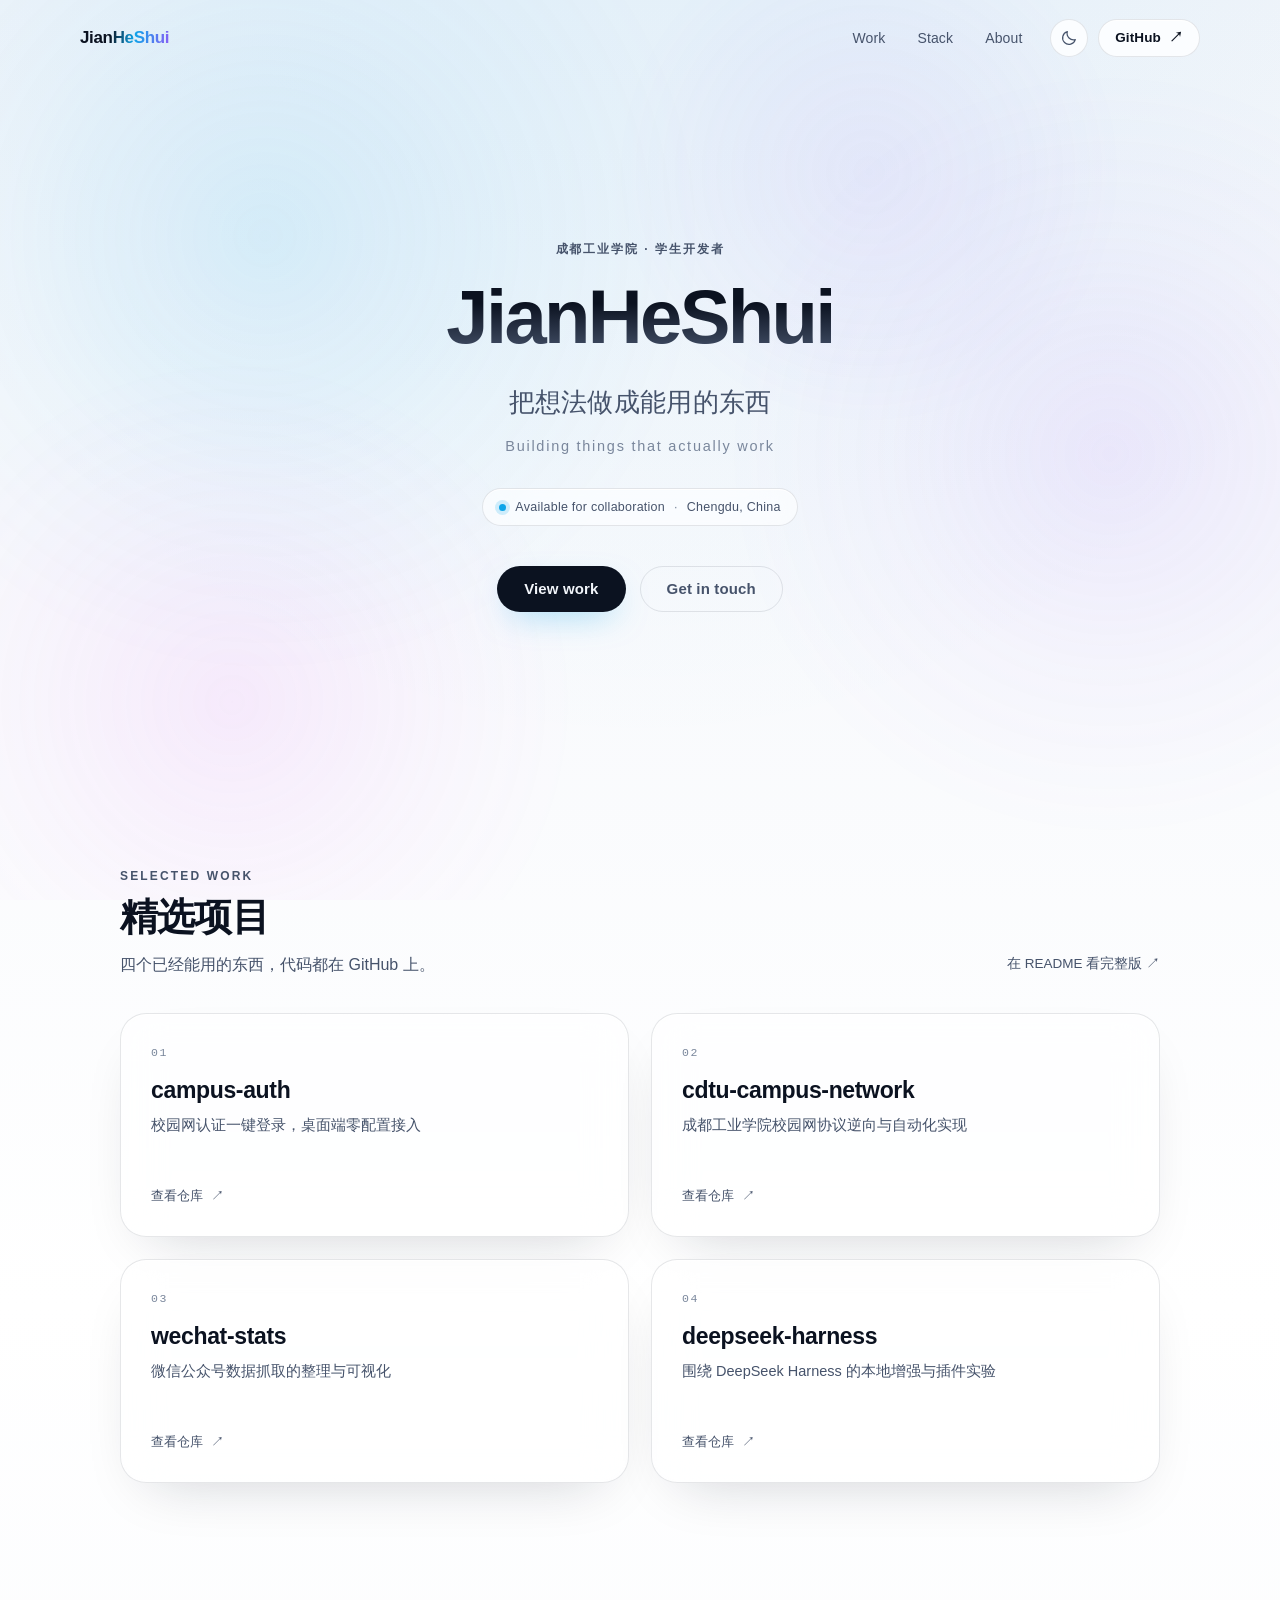
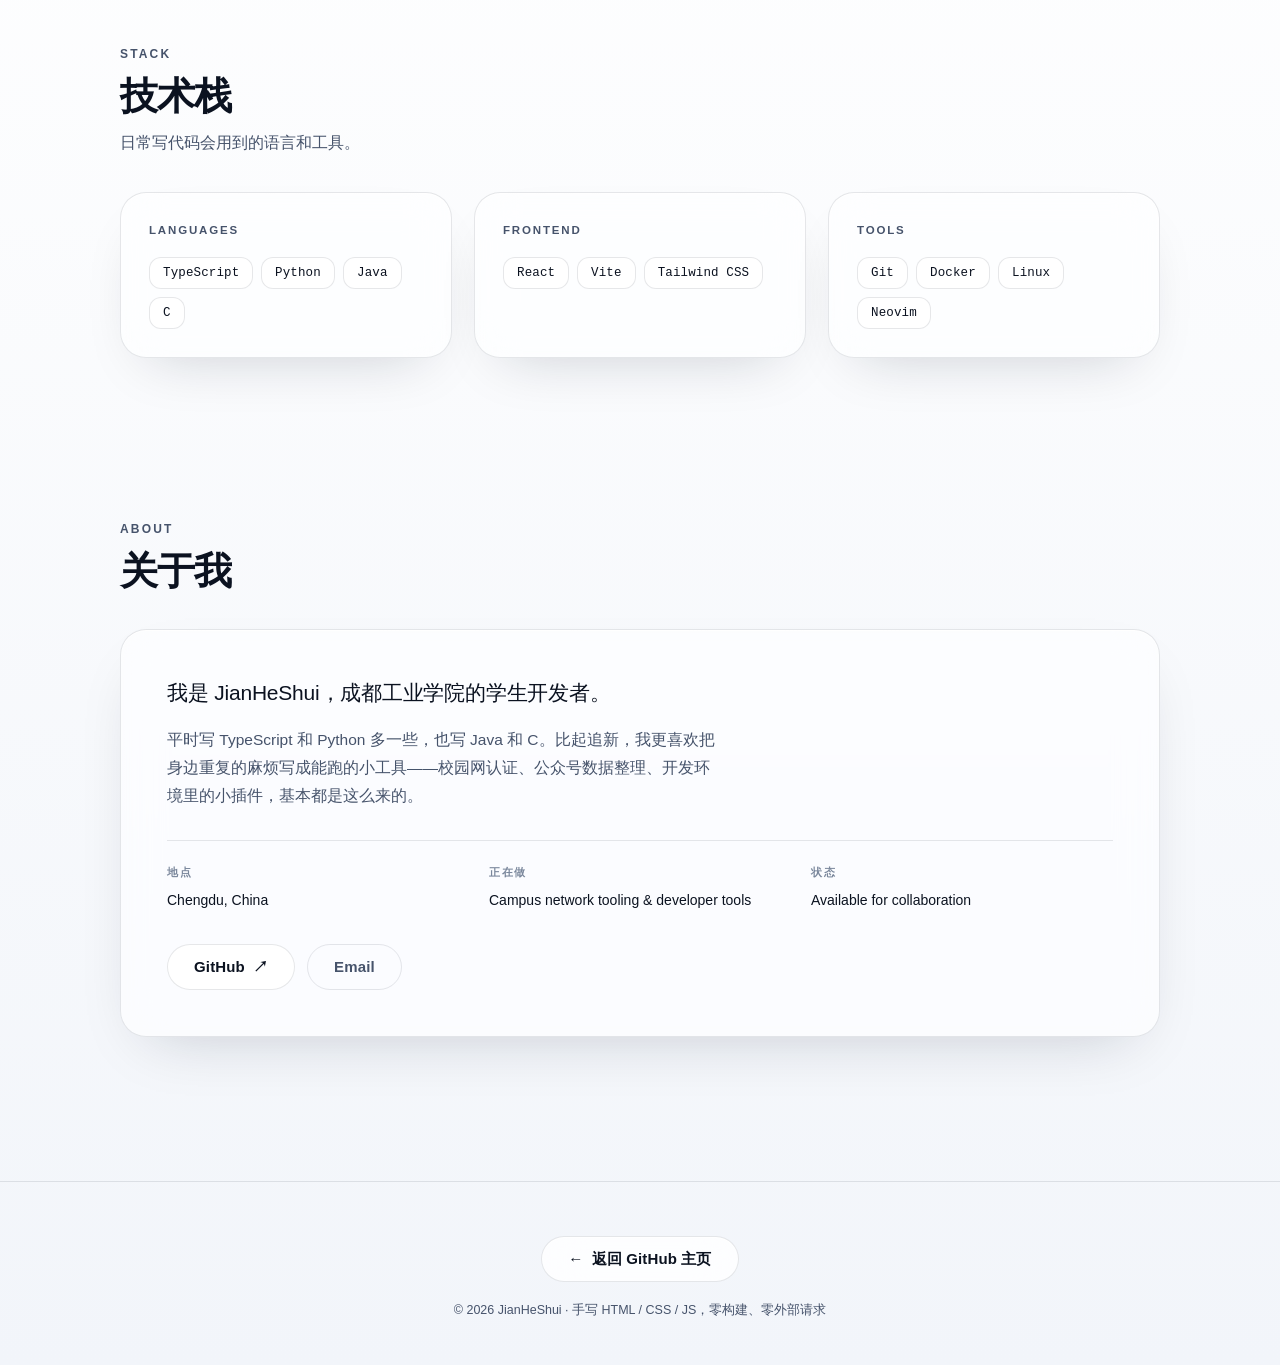
<file: docs/index.html>
<!DOCTYPE html>
<html lang="zh-CN">
<head>
<meta charset="utf-8">
<meta name="viewport" content="width=device-width, initial-scale=1">
<title>JianHeShui · 学生开发者</title>
<meta name="description" content="JianHeShui — 成都工业学院学生开发者。把想法做成能用的东西：校园网工具、开发者工具与数据可视化。">
<meta name="color-scheme" content="dark light">
<meta name="theme-color" content="#05060A" media="(prefers-color-scheme: dark)">
<meta name="theme-color" content="#F2F5FA" media="(prefers-color-scheme: light)">
<meta property="og:type" content="website">
<meta property="og:title" content="JianHeShui · 学生开发者">
<meta property="og:description" content="把想法做成能用的东西 · Building things that actually work">
<link rel="icon" href="data:image/svg+xml,%3Csvg xmlns='http://www.w3.org/2000/svg' viewBox='0 0 32 32'%3E%3Cdefs%3E%3ClinearGradient id='g' x1='0' y1='0' x2='1' y2='1'%3E%3Cstop offset='0' stop-color='%237DD3FC'/%3E%3Cstop offset='1' stop-color='%23A78BFA'/%3E%3C/linearGradient%3E%3C/defs%3E%3Crect width='32' height='32' rx='8' fill='%2305060A'/%3E%3Ccircle cx='16' cy='16' r='7.5' fill='none' stroke='url(%23g)' stroke-width='2.4'/%3E%3C/svg%3E">
<script>
  /* 主题预置：在样式表解析前把用户手动选择过的主题挂到 <html> 上，避免刷新时闪一下。
     这段只读 localStorage，不渲染任何内容；JS 不可用时页面完全依赖 prefers-color-scheme。 */
  (function () {
    var d = document.documentElement;
    d.className += ' js';
    try {
      var t = localStorage.getItem('theme');
      if (t === 'light' || t === 'dark') { d.setAttribute('data-theme', t); }
    } catch (e) {}
  })();
</script>
<link rel="stylesheet" href="style.css">
</head>
<body>

<!-- 背景：深色渐变之上几团极慢漂移的彩色光斑（纯 CSS，无 JS、无图片） -->
<div class="aurora" aria-hidden="true">
  <span class="blob blob--a"></span>
  <span class="blob blob--b"></span>
  <span class="blob blob--c"></span>
  <span class="blob blob--d"></span>
</div>

<a class="skip-link" href="#main">跳到主要内容</a>

<header class="nav" id="nav">
  <div class="nav__inner">
    <a class="brand" href="#top">JianHeShui</a>
    <nav class="nav__links" aria-label="页面导航">
      <a href="#work">Work</a>
      <a href="#stack">Stack</a>
      <a href="#about">About</a>
    </nav>
    <div class="nav__actions">
      <button class="theme-toggle" id="theme-toggle" type="button" aria-label="切换深浅主题" title="切换深浅主题">
        <svg class="icon icon--sun" viewBox="0 0 24 24" width="18" height="18" fill="none" stroke="currentColor" stroke-width="1.6" stroke-linecap="round" aria-hidden="true" focusable="false">
          <circle cx="12" cy="12" r="4.2"></circle>
          <path d="M12 2.6v2.2M12 19.2v2.2M2.6 12h2.2M19.2 12h2.2M5.4 5.4l1.6 1.6M17 17l1.6 1.6M18.6 5.4L17 7M7 17l-1.6 1.6"></path>
        </svg>
        <svg class="icon icon--moon" viewBox="0 0 24 24" width="18" height="18" fill="none" stroke="currentColor" stroke-width="1.6" stroke-linecap="round" stroke-linejoin="round" aria-hidden="true" focusable="false">
          <path d="M20.4 14.2A8.6 8.6 0 0 1 9.8 3.6a8.6 8.6 0 1 0 10.6 10.6Z"></path>
        </svg>
      </button>
      <a class="btn btn--glass btn--sm" href="https://github.com/JianHeShui" target="_blank" rel="noopener noreferrer">GitHub <span class="arrow" aria-hidden="true">↗</span></a>
    </div>
  </div>
</header>

<main id="main">

  <section class="hero" id="top" aria-labelledby="hero-title">
    <p class="eyebrow hero__eyebrow">成都工业学院 · 学生开发者</p>
    <h1 class="hero__name" id="hero-title" lang="en">JianHeShui</h1>
    <p class="hero__tagline">把想法做成能用的东西</p>
    <p class="hero__tagline-en" lang="en">Building things that actually work</p>
    <p class="status" lang="en">
      <span class="status__dot" aria-hidden="true"></span>
      <span>Available for collaboration</span>
      <span class="status__sep" aria-hidden="true">·</span>
      <span>Chengdu, China</span>
    </p>
    <div class="hero__ctas">
      <a class="btn btn--primary" href="#work">View work</a>
      <a class="btn btn--ghost" href="mailto:318305628+JianHeShui@users.noreply.github.com">Get in touch</a>
    </div>
  </section>

  <section class="section" id="work" aria-labelledby="work-title">
    <div class="wrap">
      <div class="section__head" data-reveal>
        <div class="section__head-text">
          <p class="eyebrow">Selected work</p>
          <h2 class="section__title" id="work-title">精选项目</h2>
          <p class="section__desc">四个已经能用的东西，代码都在 GitHub 上。</p>
        </div>
        <a class="more-link" href="https://github.com/JianHeShui#readme" target="_blank" rel="noopener noreferrer">在 README 看完整版 <span class="arrow" aria-hidden="true">↗</span></a>
      </div>

      <div class="projects">
        <article class="card project" data-reveal>
          <div class="project__body">
            <span class="project__num" aria-hidden="true">01</span>
            <h3 class="project__name" lang="en">campus-auth</h3>
            <p class="project__desc">校园网认证一键登录，桌面端零配置接入</p>
          </div>
          <a class="project__link" href="https://github.com/JianHeShui/campus-auth" target="_blank" rel="noopener noreferrer">
            <span>查看仓库</span><span class="arrow" aria-hidden="true">↗</span>
          </a>
        </article>

        <article class="card project" data-reveal>
          <div class="project__body">
            <span class="project__num" aria-hidden="true">02</span>
            <h3 class="project__name" lang="en">cdtu-campus-network</h3>
            <p class="project__desc">成都工业学院校园网协议逆向与自动化实现</p>
          </div>
          <a class="project__link" href="https://github.com/JianHeShui/cdtu-campus-network" target="_blank" rel="noopener noreferrer">
            <span>查看仓库</span><span class="arrow" aria-hidden="true">↗</span>
          </a>
        </article>

        <article class="card project" data-reveal>
          <div class="project__body">
            <span class="project__num" aria-hidden="true">03</span>
            <h3 class="project__name" lang="en">wechat-stats</h3>
            <p class="project__desc">微信公众号数据抓取的整理与可视化</p>
          </div>
          <a class="project__link" href="https://github.com/JianHeShui/wechat-stats" target="_blank" rel="noopener noreferrer">
            <span>查看仓库</span><span class="arrow" aria-hidden="true">↗</span>
          </a>
        </article>

        <article class="card project" data-reveal>
          <div class="project__body">
            <span class="project__num" aria-hidden="true">04</span>
            <h3 class="project__name" lang="en">deepseek-harness</h3>
            <p class="project__desc">围绕 DeepSeek Harness 的本地增强与插件实验</p>
          </div>
          <a class="project__link" href="https://github.com/JianHeShui/deepseek-harness" target="_blank" rel="noopener noreferrer">
            <span>查看仓库</span><span class="arrow" aria-hidden="true">↗</span>
          </a>
        </article>
      </div>
    </div>
  </section>

  <section class="section" id="stack" aria-labelledby="stack-title">
    <div class="wrap">
      <div class="section__head" data-reveal>
        <div class="section__head-text">
          <p class="eyebrow">Stack</p>
          <h2 class="section__title" id="stack-title">技术栈</h2>
          <p class="section__desc">日常写代码会用到的语言和工具。</p>
        </div>
      </div>

      <div class="stack">
        <div class="card stack__group" data-reveal>
          <h3 class="stack__name" lang="en">Languages</h3>
          <ul class="chips">
            <li class="chip" lang="en">TypeScript</li>
            <li class="chip" lang="en">Python</li>
            <li class="chip" lang="en">Java</li>
            <li class="chip" lang="en">C</li>
          </ul>
        </div>

        <div class="card stack__group" data-reveal>
          <h3 class="stack__name" lang="en">Frontend</h3>
          <ul class="chips">
            <li class="chip" lang="en">React</li>
            <li class="chip" lang="en">Vite</li>
            <li class="chip" lang="en">Tailwind CSS</li>
          </ul>
        </div>

        <div class="card stack__group" data-reveal>
          <h3 class="stack__name" lang="en">Tools</h3>
          <ul class="chips">
            <li class="chip" lang="en">Git</li>
            <li class="chip" lang="en">Docker</li>
            <li class="chip" lang="en">Linux</li>
            <li class="chip" lang="en">Neovim</li>
          </ul>
        </div>
      </div>
    </div>
  </section>

  <section class="section" id="about" aria-labelledby="about-title">
    <div class="wrap">
      <div class="section__head" data-reveal>
        <div class="section__head-text">
          <p class="eyebrow">About</p>
          <h2 class="section__title" id="about-title">关于我</h2>
        </div>
      </div>

      <div class="card about__card" data-reveal>
        <p class="about__lede">我是 JianHeShui，成都工业学院的学生开发者。</p>
        <p class="about__text">平时写 TypeScript 和 Python 多一些，也写 Java 和 C。比起追新，我更喜欢把身边重复的麻烦写成能跑的小工具——校园网认证、公众号数据整理、开发环境里的小插件，基本都是这么来的。</p>
        <dl class="facts">
          <div class="fact">
            <dt>地点</dt>
            <dd lang="en">Chengdu, China</dd>
          </div>
          <div class="fact">
            <dt>正在做</dt>
            <dd lang="en">Campus network tooling &amp; developer tools</dd>
          </div>
          <div class="fact">
            <dt>状态</dt>
            <dd lang="en">Available for collaboration</dd>
          </div>
        </dl>
        <div class="about__actions">
          <a class="btn btn--glass" href="https://github.com/JianHeShui" target="_blank" rel="noopener noreferrer">GitHub <span class="arrow" aria-hidden="true">↗</span></a>
          <a class="btn btn--ghost" href="mailto:318305628+JianHeShui@users.noreply.github.com">Email</a>
        </div>
      </div>
    </div>
  </section>

</main>

<footer class="footer">
  <div class="wrap footer__inner">
    <a class="btn btn--glass" href="https://github.com/JianHeShui" target="_blank" rel="noopener noreferrer"><span class="arrow arrow--back" aria-hidden="true">←</span> 返回 GitHub 主页</a>
    <p class="footer__meta">© <span id="year">2026</span> JianHeShui · 手写 HTML / CSS / JS，零构建、零外部请求</p>
  </div>
</footer>

<script src="main.js" defer></script>
</body>
</html>
</file>
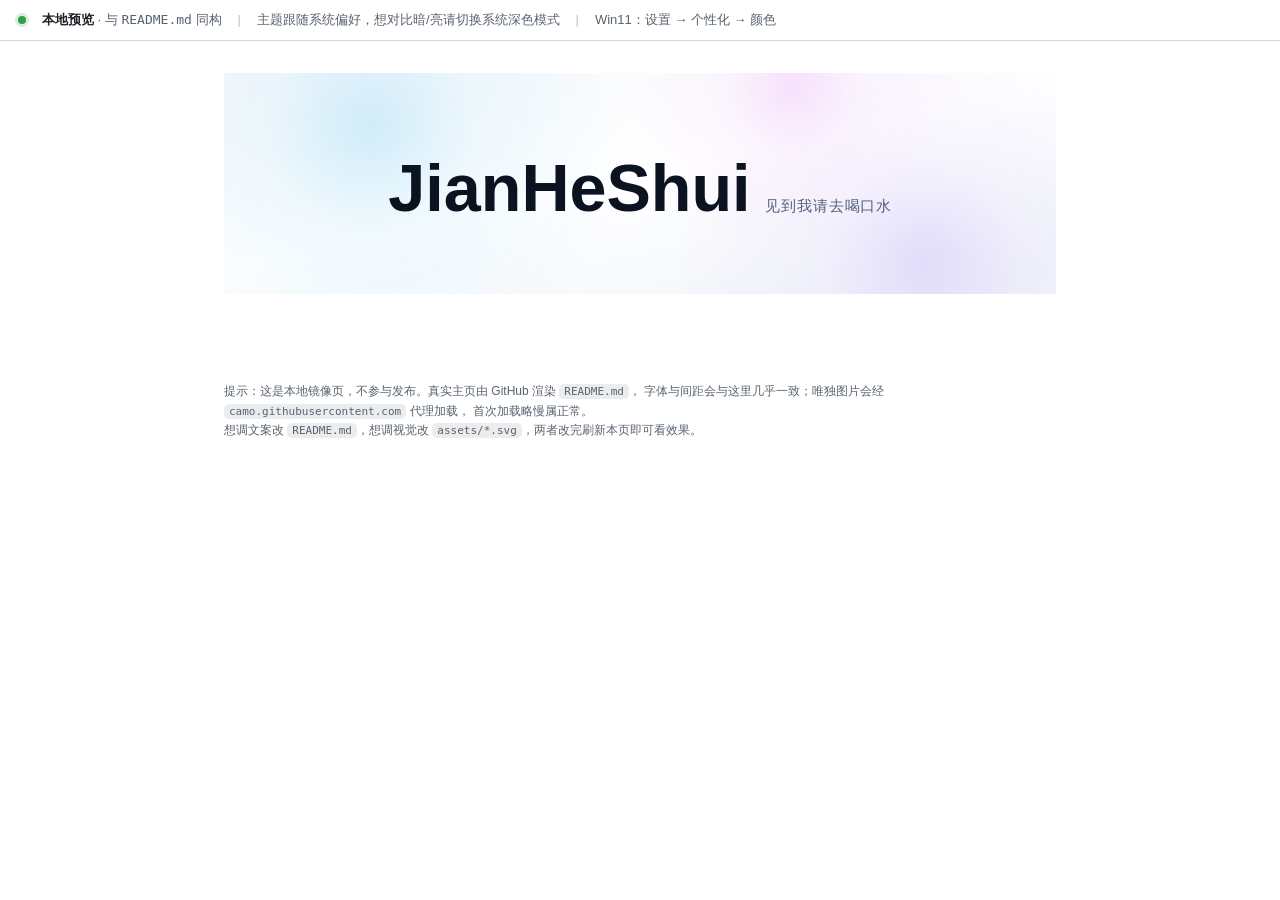
<file: preview/index.html>
<!DOCTYPE html>
<html lang="zh-CN">
<head>
<meta charset="UTF-8" />
<meta name="viewport" content="width=device-width, initial-scale=1" />
<title>主页预览 · JianHeShui</title>
<style>
  /* 近似 GitHub README 的排版环境，用于在本地判断「push 后长什么样」 */
  :root {
    --bg: #ffffff;
    --fg: #1f2328;
    --fg-muted: #59636e;
    --link: #0969da;
    --border: #d1d9e0;
    --toolbar-bg: rgba(255, 255, 255, 0.88);
    --font: -apple-system, BlinkMacSystemFont, "Segoe UI", "Noto Sans", "PingFang SC",
      "Hiragino Sans GB", "Microsoft YaHei", Helvetica, Arial, sans-serif;
    --mono: ui-monospace, SFMono-Regular, "SF Mono", Menlo, Consolas, monospace;
  }
  @media (prefers-color-scheme: dark) {
    :root {
      --bg: #0d1117;
      --fg: #e6edf3;
      --fg-muted: #9198a1;
      --link: #4493f8;
      --border: #3d444d;
      --toolbar-bg: rgba(13, 17, 23, 0.88);
    }
  }

  * { box-sizing: border-box; }
  html, body { margin: 0; padding: 0; }
  body {
    background: var(--bg);
    color: var(--fg);
    font-family: var(--font);
    font-size: 16px;
    line-height: 1.5;
    -webkit-font-smoothing: antialiased;
  }

  /* 顶部工具条 —— 只在本地预览出现，不属于主页 */
  .toolbar {
    position: sticky;
    top: 0;
    z-index: 10;
    display: flex;
    flex-wrap: wrap;
    align-items: center;
    gap: 10px 16px;
    padding: 10px 18px;
    font-size: 13px;
    color: var(--fg-muted);
    background: var(--toolbar-bg);
    backdrop-filter: blur(14px) saturate(160%);
    -webkit-backdrop-filter: blur(14px) saturate(160%);
    border-bottom: 1px solid var(--border);
  }
  .toolbar .dot {
    width: 8px; height: 8px; border-radius: 50%;
    background: #2ea043;
    box-shadow: 0 0 0 3px rgba(46, 160, 67, 0.18);
    flex: 0 0 auto;
  }
  .toolbar b { color: var(--fg); font-weight: 600; }
  .toolbar .sep { opacity: 0.4; }
  .toolbar kbd {
    font-family: var(--mono);
    font-size: 11px;
    padding: 2px 6px;
    border: 1px solid var(--border);
    border-bottom-width: 2px;
    border-radius: 6px;
    color: var(--fg);
  }

  /* 模拟 GitHub 的 README 容器 */
  .markdown-body {
    max-width: 880px;
    margin: 0 auto;
    padding: 32px 24px 72px;
    font-family: var(--font);
    font-size: 16px;
    line-height: 1.5;
    word-wrap: break-word;
  }
  .markdown-body > :first-child { margin-top: 0 !important; }
  .markdown-body p { margin: 0 0 16px; }
  .markdown-body ul { margin: 0 0 16px; padding-left: 2em; }
  .markdown-body li { margin: 0.25em 0; }
  .markdown-body li + li { margin-top: 4px; }
  .markdown-body a { color: var(--link); text-decoration: none; }
  .markdown-body a:hover { text-decoration: underline; }
  .markdown-body b, .markdown-body strong { font-weight: 600; }
  .markdown-body br { display: block; content: ""; margin-top: 8px; }

  /* 关键：与 GitHub 一致地把 SVG 当作块级 100% 宽图片 */
  .markdown-body img {
    max-width: 100%;
    width: 100%;
    display: block;
    border-style: none;
    margin: 0;
  }
  .markdown-body > img { margin: 16px 0; }
  .markdown-body > div[align="center"] > img { width: 100%; }
  .markdown-body > div[align="center"] { margin: 0 0 16px; }

  .markdown-body [align="center"] { text-align: center; }
  .markdown-body p[align="center"] { margin: 28px 0 8px; }

  /* 页脚提示 */
  .foot-note {
    max-width: 880px;
    margin: 0 auto;
    padding: 0 24px 48px;
    font-size: 12px;
    line-height: 1.6;
    color: var(--fg-muted);
  }
  .foot-note code {
    font-family: var(--mono);
    font-size: 11px;
    padding: 1px 5px;
    border-radius: 5px;
    background: rgba(129, 139, 152, 0.16);
  }
  @media (max-width: 720px) {
    .markdown-body { padding: 20px 14px 48px; }
    .foot-note { padding: 0 14px 40px; }
  }
</style>
</head>
<body>

<div class="toolbar">
  <span class="dot"></span>
  <span><b>本地预览</b> · 与 <code>README.md</code> 同构</span>
  <span class="sep">|</span>
  <span>主题跟随系统偏好，想对比暗/亮请切换系统深色模式</span>
  <span class="sep">|</span>
  <span>Win11：设置 → 个性化 → 颜色</span>
</div>

<!-- ↓↓↓ 以下内容与 README.md 逐块一一对应，改 README 时请同步 ↓↓↓ -->
<div class="markdown-body">

  <img src="../assets/hero-minimal.svg" width="100%" alt="JianHeShui" />

</div>
<!-- ↑↑↑ 以上为预览内容 ↑↑↑ -->

<div class="foot-note">
  提示：这是本地镜像页，不参与发布。真实主页由 GitHub 渲染 <code>README.md</code>，
  字体与间距会与这里几乎一致；唯独图片会经 <code>camo.githubusercontent.com</code> 代理加载，
  首次加载略慢属正常。<br />
  想调文案改 <code>README.md</code>，想调视觉改 <code>assets/*.svg</code>，两者改完刷新本页即可看效果。
</div>

</body>
</html>
</file>
<file: docs/style.css>
/* ============================================================================
   JianHeShui · GitHub Pages
   ----------------------------------------------------------------------------
   纯原生 CSS，零外部依赖（无字体、无图片、无 CDN）。
   视觉 token 严格对齐 DESIGN.md §3：暗色为默认，亮色由 prefers-color-scheme 覆盖；
   另有一层手动主题（<html data-theme>）优先级高于系统。
   ========================================================================== */

/* ---------------------------------------------------------------------------
   1. 设计 token —— 暗色（默认）
   --------------------------------------------------------------------------- */
:root {
  color-scheme: dark;

  /* 颜色（DESIGN.md §3.1） */
  --bg-0: #05060A;
  --bg-1: #0B101C;
  --glass-fill: rgba(255, 255, 255, 0.055);
  --glass-fill-2: rgba(255, 255, 255, 0.085);
  --glass-stroke: rgba(255, 255, 255, 0.16);
  --glass-hl: rgba(255, 255, 255, 0.55);
  --ink-0: #F7F9FC;
  --ink-1: #A8B4C8;
  --ink-2: #6B7A91;
  --accent-a: #7DD3FC;
  --accent-b: #A78BFA;
  --accent-c: #F0ABFC;

  /* accent 的 rgb 三元组：给需要 alpha 的渐变/光斑用 */
  --accent-a-rgb: 125, 211, 252;
  --accent-b-rgb: 167, 139, 250;
  --accent-c-rgb: 240, 171, 252;

  /* 站点扩展 token */
  --glow-op: 0.22;                              /* 背景光斑整体不透明度 */
  --glass-solid: rgba(14, 18, 28, 0.94);        /* 无 backdrop-filter 时的降级底色 */
  --nav-bg: rgba(8, 11, 18, 0.58);
  --halo: 0 26px 70px -30px rgba(0, 0, 0, 0.75);
  --halo-strong: 0 34px 80px -30px rgba(0, 0, 0, 0.85);
  --stroke-hover: rgba(255, 255, 255, 0.3);
  --ring: var(--accent-a);
  --inset-hl: inset 0 1px 0 rgba(255, 255, 255, 0.16);
  --inset-hl-strong: inset 0 1px 0 rgba(255, 255, 255, 0.24);
  --body-tint: rgba(167, 139, 250, 0.1);

  /* 形状 / 节奏 */
  --radius-card: 26px;
  --radius-chip: 12px;
  --wrap: 1120px;
  --gutter: clamp(20px, 4vw, 40px);
  --ease: cubic-bezier(0.22, 1, 0.36, 1);

  /* 字体：只用系统字族栈（DESIGN.md §1.4） */
  --font-sans: -apple-system, BlinkMacSystemFont, "Segoe UI", "PingFang SC",
    "Hiragino Sans GB", "Microsoft YaHei", "Noto Sans SC", Roboto, Helvetica,
    Arial, sans-serif;
  --font-mono: ui-monospace, SFMono-Regular, "SF Mono", Menlo, Consolas,
    "Liberation Mono", monospace;
}

/* ---------------------------------------------------------------------------
   2. 设计 token —— 亮色
   注意：token 块刻意重复两份。@media 条件无法与属性选择器合并成一条规则，
   而「跟随系统」和「手动指定」两条路径都必须能覆盖默认的暗色 token。
   --------------------------------------------------------------------------- */
@media (prefers-color-scheme: light) {
  :root:not([data-theme]) {
    color-scheme: light;
    --bg-0: #F2F5FA;
    --bg-1: #FFFFFF;
    --glass-fill: rgba(255, 255, 255, 0.62);
    --glass-fill-2: rgba(255, 255, 255, 0.82);
    --glass-stroke: rgba(15, 23, 42, 0.1);
    --glass-hl: rgba(255, 255, 255, 0.95);
    --ink-0: #0B1220;
    --ink-1: #46536B;
    --ink-2: #7A879C;
    --accent-a: #0EA5E9;
    --accent-b: #8B5CF6;
    --accent-c: #D946EF;
    --accent-a-rgb: 14, 165, 233;
    --accent-b-rgb: 139, 92, 246;
    --accent-c-rgb: 217, 70, 239;
    --glow-op: 0.18;
    --glass-solid: rgba(255, 255, 255, 0.97);
    --nav-bg: rgba(255, 255, 255, 0.6);
    --halo: 0 24px 60px -30px rgba(15, 23, 42, 0.22);
    --halo-strong: 0 32px 70px -28px rgba(15, 23, 42, 0.28);
    --stroke-hover: rgba(15, 23, 42, 0.2);
    --inset-hl: inset 0 1px 0 rgba(255, 255, 255, 0.9);
    --inset-hl-strong: inset 0 1px 0 rgba(255, 255, 255, 1);
    --body-tint: rgba(14, 165, 233, 0.1);
  }
}

:root[data-theme="light"] {
  color-scheme: light;
  --bg-0: #F2F5FA;
  --bg-1: #FFFFFF;
  --glass-fill: rgba(255, 255, 255, 0.62);
  --glass-fill-2: rgba(255, 255, 255, 0.82);
  --glass-stroke: rgba(15, 23, 42, 0.1);
  --glass-hl: rgba(255, 255, 255, 0.95);
  --ink-0: #0B1220;
  --ink-1: #46536B;
  --ink-2: #7A879C;
  --accent-a: #0EA5E9;
  --accent-b: #8B5CF6;
  --accent-c: #D946EF;
  --accent-a-rgb: 14, 165, 233;
  --accent-b-rgb: 139, 92, 246;
  --accent-c-rgb: 217, 70, 239;
  --glow-op: 0.18;
  --glass-solid: rgba(255, 255, 255, 0.97);
  --nav-bg: rgba(255, 255, 255, 0.6);
  --halo: 0 24px 60px -30px rgba(15, 23, 42, 0.22);
  --halo-strong: 0 32px 70px -28px rgba(15, 23, 42, 0.28);
  --stroke-hover: rgba(15, 23, 42, 0.2);
  --inset-hl: inset 0 1px 0 rgba(255, 255, 255, 0.9);
  --inset-hl-strong: inset 0 1px 0 rgba(255, 255, 255, 1);
  --body-tint: rgba(14, 165, 233, 0.1);
}

/* 手动指定暗色：显式写回来，确保它压过系统的亮色（属性选择器特异性不低于
   :root:not([data-theme])，且此时该规则本就不匹配，双保险）。 */
:root[data-theme="dark"] {
  color-scheme: dark;
}

/* ---------------------------------------------------------------------------
   3. 基础
   --------------------------------------------------------------------------- */
*,
*::before,
*::after {
  box-sizing: border-box;
}

html {
  -webkit-text-size-adjust: 100%;
  text-size-adjust: 100%;
  scroll-behavior: smooth;
  scroll-padding-top: 80px;
}

body {
  margin: 0;
  min-height: 100vh;
  overflow-x: clip; /* clip 不创建滚动容器，sticky 导航不受影响 */
  font-family: var(--font-sans);
  font-size: 16px;
  line-height: 1.6;
  color: var(--ink-0);
  background-color: var(--bg-0);
  background-image:
    radial-gradient(120% 70% at 50% -18%, var(--body-tint), transparent 62%),
    linear-gradient(180deg, var(--bg-0) 0%, var(--bg-1) 44%, var(--bg-0) 100%);
  -webkit-font-smoothing: antialiased;
  -moz-osx-font-smoothing: grayscale;
  text-rendering: optimizeLegibility;
}

h1, h2, h3, p, dl, dd, ul {
  margin: 0;
}

ul {
  padding: 0;
  list-style: none;
}

a {
  color: inherit;
}

::selection {
  background: rgba(var(--accent-a-rgb), 0.28);
  color: var(--ink-0);
}

/* 焦点：只在键盘导航时出现，且足够显眼 */
a:focus-visible,
button:focus-visible {
  outline: 2px solid var(--ring);
  outline-offset: 3px;
  border-radius: 14px;
}

.skip-link {
  position: absolute;
  top: 8px;
  left: 8px;
  z-index: 200;
  padding: 10px 16px;
  border-radius: 10px;
  background: var(--ink-0);
  color: var(--bg-0);
  font-size: 14px;
  font-weight: 600;
  text-decoration: none;
  transform: translateY(-160%);
  transition: transform 0.25s var(--ease);
}

.skip-link:focus-visible {
  transform: translateY(0);
}

/* ---------------------------------------------------------------------------
   4. 背景光斑（纯 CSS radial-gradient，极慢漂移）
   --------------------------------------------------------------------------- */
.aurora {
  position: fixed;
  inset: 0;
  z-index: -1;
  overflow: hidden;
  pointer-events: none;
}

.blob {
  position: absolute;
  display: block;
  border-radius: 50%;
  opacity: var(--glow-op);
  will-change: transform;
}

.blob--a {
  width: min(76vw, 940px);
  height: min(76vw, 940px);
  left: -16vw;
  top: -26vh;
  background: radial-gradient(
    circle at 50% 50%,
    rgba(var(--accent-a-rgb), 0.62) 0%,
    rgba(var(--accent-a-rgb), 0.2) 38%,
    transparent 68%
  );
  animation: drift-a 30s ease-in-out infinite alternate;
}

.blob--b {
  width: min(64vw, 800px);
  height: min(64vw, 800px);
  right: -18vw;
  top: 6vh;
  background: radial-gradient(
    circle at 50% 50%,
    rgba(var(--accent-b-rgb), 0.58) 0%,
    rgba(var(--accent-b-rgb), 0.18) 40%,
    transparent 70%
  );
  animation: drift-b 36s ease-in-out infinite alternate;
}

.blob--c {
  width: min(58vw, 720px);
  height: min(58vw, 720px);
  left: -10vw;
  bottom: -18vh;
  background: radial-gradient(
    circle at 50% 50%,
    rgba(var(--accent-c-rgb), 0.5) 0%,
    rgba(var(--accent-c-rgb), 0.15) 42%,
    transparent 70%
  );
  animation: drift-c 42s ease-in-out infinite alternate;
}

.blob--d {
  width: min(46vw, 560px);
  height: min(46vw, 560px);
  left: 46%;
  top: -12vh;
  background: radial-gradient(
    circle at 50% 50%,
    rgba(var(--accent-b-rgb), 0.42) 0%,
    transparent 66%
  );
  animation: drift-d 26s ease-in-out infinite alternate;
}

@keyframes drift-a {
  from { transform: translate3d(0, 0, 0) scale(1); }
  to { transform: translate3d(7vw, 5vh, 0) scale(1.08); }
}

@keyframes drift-b {
  from { transform: translate3d(0, 0, 0) scale(1.04); }
  to { transform: translate3d(-6vw, 7vh, 0) scale(1); }
}

@keyframes drift-c {
  from { transform: translate3d(0, 0, 0) scale(1); }
  to { transform: translate3d(5vw, -6vh, 0) scale(1.1); }
}

@keyframes drift-d {
  from { transform: translate3d(0, 0, 0) scale(1); }
  to { transform: translate3d(-4vw, 9vh, 0) scale(1.14); }
}

/* ---------------------------------------------------------------------------
   5. 玻璃表面（核心视觉）
   --------------------------------------------------------------------------- */
.card {
  position: relative;
  border: 1px solid var(--glass-stroke);
  border-radius: var(--radius-card);
  background: var(--glass-fill);
  box-shadow: var(--inset-hl), var(--halo);
  -webkit-backdrop-filter: blur(20px) saturate(180%);
  backdrop-filter: blur(20px) saturate(180%);
}

/* 顶部 1px 内高光线：玻璃边缘受光的感觉 */
.card::before {
  content: "";
  position: absolute;
  top: 0;
  left: 18px;
  right: 18px;
  height: 1px;
  border-radius: 1px;
  background: linear-gradient(90deg, transparent, var(--glass-hl), transparent);
  opacity: 0.55;
  pointer-events: none;
}

/* 不支持 backdrop-filter 时的降级规则见文件末尾第 18 节：
   必须放在所有相关 background 规则之后，否则会被同特异性的后续规则覆盖。 */

/* ---------------------------------------------------------------------------
   6. 顶部导航
   --------------------------------------------------------------------------- */
.nav {
  position: sticky;
  top: 0;
  z-index: 100;
  padding: 10px var(--gutter) 0;
}

.nav::before {
  content: "";
  position: absolute;
  z-index: -1;
  inset: 6px 0 0;
  /* 宽度与 .nav__inner（内容区）对齐，auto 外边距负责居中 */
  width: min(calc(100% - 2 * var(--gutter)), var(--wrap));
  margin-inline: auto;
  border: 1px solid transparent;
  border-radius: 20px;
  background: var(--nav-bg);
  -webkit-backdrop-filter: blur(20px) saturate(180%);
  backdrop-filter: blur(20px) saturate(180%);
  opacity: 0;
  transition: opacity 0.45s var(--ease), border-color 0.45s var(--ease);
}

.nav.is-scrolled::before {
  opacity: 1;
  border-color: var(--glass-stroke);
}

.nav__inner {
  display: flex;
  align-items: center;
  max-width: var(--wrap);
  height: 56px;
  margin: 0 auto;
}

.brand {
  margin-right: auto;
  font-size: 17px;
  font-weight: 800;
  letter-spacing: -0.02em;
  color: var(--ink-0);
  text-decoration: none;
}

/* 字标渐变（不支持 background-clip: text 时保持上面的实色，不会变透明） */
@supports (-webkit-background-clip: text) or (background-clip: text) {
  .brand {
    background-image: linear-gradient(
      100deg,
      var(--ink-0) 0%,
      var(--ink-0) 34%,
      var(--accent-a) 60%,
      var(--accent-b) 100%
    );
    -webkit-background-clip: text;
    background-clip: text;
    -webkit-text-fill-color: transparent;
    color: transparent;
  }
}

.nav__links {
  display: flex;
  gap: clamp(16px, 2.2vw, 28px);
  margin-right: clamp(14px, 2vw, 28px);
}

.nav__links a {
  position: relative;
  padding: 6px 2px;
  font-size: 14px;
  color: var(--ink-1);
  letter-spacing: 0.01em;
  text-decoration: none;
  transition: color 0.3s var(--ease);
}

.nav__links a::after {
  content: "";
  position: absolute;
  left: 0;
  right: 0;
  bottom: 0;
  height: 1px;
  background: currentColor;
  opacity: 0.5;
  transform: scaleX(0);
  transform-origin: left center;
  transition: transform 0.35s var(--ease);
}

.nav__actions {
  display: flex;
  align-items: center;
  gap: 10px;
}

/* 主题切换按钮：.js 存在时才有意义（无 JS 时隐藏，避免死按钮） */
.theme-toggle {
  display: none;
  align-items: center;
  justify-content: center;
  width: 38px;
  height: 38px;
  padding: 0;
  border: 1px solid var(--glass-stroke);
  border-radius: 999px;
  background: var(--glass-fill-2);
  color: var(--ink-1);
  cursor: pointer;
  -webkit-backdrop-filter: blur(20px) saturate(180%);
  backdrop-filter: blur(20px) saturate(180%);
  transition: color 0.3s var(--ease), border-color 0.3s var(--ease),
    transform 0.3s var(--ease);
}

html.js .theme-toggle {
  display: inline-flex;
}

.icon {
  display: block;
}

/* 按钮图标显示的是「点下去会切到哪一边」 */
.icon--sun { display: block; }
.icon--moon { display: none; }

@media (prefers-color-scheme: light) {
  :root:not([data-theme]) .icon--sun { display: none; }
  :root:not([data-theme]) .icon--moon { display: block; }
}

:root[data-theme="light"] .icon--sun { display: none; }
:root[data-theme="light"] .icon--moon { display: block; }
:root[data-theme="dark"] .icon--sun { display: block; }
:root[data-theme="dark"] .icon--moon { display: none; }

/* ---------------------------------------------------------------------------
   7. 按钮
   --------------------------------------------------------------------------- */
.btn {
  --btn-h: 46px;
  display: inline-flex;
  align-items: center;
  justify-content: center;
  gap: 8px;
  height: var(--btn-h);
  padding: 0 clamp(18px, 2.2vw, 26px);
  border: 1px solid transparent;
  border-radius: 999px;
  font-family: inherit;
  font-size: 15px;
  font-weight: 600;
  letter-spacing: 0.01em;
  line-height: 1;
  text-decoration: none;
  white-space: nowrap;
  cursor: pointer;
  -webkit-tap-highlight-color: transparent;
  transition: transform 0.35s var(--ease), box-shadow 0.35s var(--ease),
    background-color 0.3s var(--ease), border-color 0.3s var(--ease),
    color 0.3s var(--ease);
}

.btn--sm {
  --btn-h: 38px;
  padding: 0 16px;
  font-size: 13.5px;
}

.btn--primary {
  background: var(--ink-0);
  color: var(--bg-0);
  box-shadow: 0 12px 34px -14px rgba(var(--accent-a-rgb), 0.55);
}

.btn--ghost {
  border-color: var(--glass-stroke);
  background: transparent;
  color: var(--ink-1);
}

.btn--glass {
  border-color: var(--glass-stroke);
  background: var(--glass-fill-2);
  color: var(--ink-0);
  box-shadow: var(--inset-hl);
  -webkit-backdrop-filter: blur(20px) saturate(180%);
  backdrop-filter: blur(20px) saturate(180%);
}

.arrow {
  display: inline-block;
  transition: transform 0.35s var(--ease);
}

.arrow--back {
  transition: none;
}

/* ---------------------------------------------------------------------------
   8. Hero
   --------------------------------------------------------------------------- */
.hero {
  display: grid;
  align-content: center;
  min-height: clamp(520px, 80vh, 760px);
  max-width: var(--wrap);
  margin: 0 auto;
  padding: clamp(56px, 10vh, 116px) var(--gutter) clamp(64px, 10vh, 120px);
  text-align: center;
}

.eyebrow {
  margin: 0;
  font-size: 12px;
  font-weight: 700;
  letter-spacing: 0.18em;
  text-transform: uppercase;
  color: var(--ink-1);
}

.hero__eyebrow {
  letter-spacing: 0.16em;
}

.hero__name {
  margin: clamp(14px, 2.2vh, 22px) 0 0;
  font-size: clamp(44px, 7.6vw, 76px);
  font-weight: 800;
  letter-spacing: -0.035em;
  line-height: 1;
  color: var(--ink-0);
}

/* 大名字也带一层极轻的竖向渐变，像玻璃受光的过渡（同样的无 clip 降级策略） */
@supports (-webkit-background-clip: text) or (background-clip: text) {
  .hero__name {
    background-image: linear-gradient(180deg, var(--ink-0) 32%, var(--ink-1) 100%);
    -webkit-background-clip: text;
    background-clip: text;
    -webkit-text-fill-color: transparent;
    color: transparent;
  }
}

.hero__tagline {
  margin: clamp(20px, 3vh, 30px) 0 0;
  font-size: clamp(19px, 2.5vw, 26px);
  font-weight: 450;
  letter-spacing: 0.01em;
  color: var(--ink-1);
}

.hero__tagline-en {
  margin: clamp(8px, 1.2vh, 12px) 0 0;
  font-size: clamp(12.5px, 1.3vw, 14.5px);
  letter-spacing: 0.12em;
  color: var(--ink-2);
}

.status {
  display: inline-flex;
  flex-wrap: wrap;
  align-items: center;
  justify-content: center;
  /* .hero 是 grid 容器，inline-flex 会被 blockify 后 stretch 成整行宽，
     所以用 fit-content + justify-self 保持「按内容撑开、居中」的胶囊形态 */
  justify-self: center;
  width: fit-content;
  gap: 9px;
  max-width: 100%;
  margin: clamp(22px, 3.4vh, 32px) 0 0;
  padding: 8px 16px;
  border: 1px solid var(--glass-stroke);
  border-radius: 999px;
  background: var(--glass-fill);
  box-shadow: var(--inset-hl);
  -webkit-backdrop-filter: blur(20px) saturate(180%);
  backdrop-filter: blur(20px) saturate(180%);
  font-size: 12.5px;
  letter-spacing: 0.02em;
  color: var(--ink-1);
}

.status__dot {
  width: 7px;
  height: 7px;
  border-radius: 50%;
  background: var(--accent-a);
  box-shadow: 0 0 0 4px rgba(var(--accent-a-rgb), 0.18);
  animation: pulse 3.4s ease-in-out infinite;
}

.status__sep {
  color: var(--ink-2);
}

@keyframes pulse {
  0%, 100% { box-shadow: 0 0 0 4px rgba(var(--accent-a-rgb), 0.16); }
  50% { box-shadow: 0 0 0 7px rgba(var(--accent-a-rgb), 0.05); }
}

.hero__ctas {
  display: flex;
  flex-wrap: wrap;
  justify-content: center;
  gap: 14px;
  margin-top: clamp(28px, 4.4vh, 40px);
}

/* ---------------------------------------------------------------------------
   9. 区块骨架
   --------------------------------------------------------------------------- */
.section {
  padding: clamp(52px, 9vh, 104px) 0;
}

.wrap {
  max-width: var(--wrap);
  margin: 0 auto;
  padding: 0 var(--gutter);
}

.section__head {
  display: flex;
  align-items: flex-end;
  justify-content: space-between;
  gap: 20px 32px;
  flex-wrap: wrap;
  margin-bottom: clamp(26px, 4vh, 42px);
}

.section__head-text {
  min-width: 0;
}

.section__title {
  margin: 10px 0 0;
  font-size: clamp(26px, 3.4vw, 38px);
  font-weight: 700;
  letter-spacing: -0.02em;
  line-height: 1.15;
  color: var(--ink-0);
}

.section__desc {
  max-width: 52ch;
  margin: 12px 0 0;
  font-size: clamp(14px, 1.5vw, 16px);
  color: var(--ink-1);
}

.more-link {
  flex: none;
  padding-bottom: 2px;
  border-bottom: 1px solid transparent;
  font-size: 13.5px;
  color: var(--ink-1);
  text-decoration: none;
  transition: color 0.3s var(--ease), border-color 0.3s var(--ease);
}

/* ---------------------------------------------------------------------------
   10. 项目卡片
   --------------------------------------------------------------------------- */
.projects {
  display: grid;
  grid-template-columns: repeat(2, minmax(0, 1fr));
  gap: clamp(14px, 2vw, 22px);
}

.project {
  display: flex;
  flex-direction: column;
  justify-content: space-between;
  min-height: 224px;
  padding: clamp(22px, 2.4vw, 30px);
  overflow: hidden;
  transition: transform 0.5s var(--ease), border-color 0.5s var(--ease),
    box-shadow 0.5s var(--ease);
}

/* 卡片内光斑：位置由 JS 写入 --mx / --my（百分比） */
.project::after {
  content: "";
  position: absolute;
  inset: 0;
  z-index: 0;
  border-radius: inherit;
  background: radial-gradient(
    340px circle at var(--mx, 50%) var(--my, 0%),
    rgba(var(--accent-a-rgb), 0.18) 0%,
    rgba(var(--accent-c-rgb), 0.1) 34%,
    transparent 66%
  );
  opacity: 0;
  transition: opacity 0.45s var(--ease);
  pointer-events: none;
}

.project__body,
.project__link {
  position: relative;
  z-index: 1;
}

.project__num {
  display: block;
  font-family: var(--font-mono);
  font-size: 11.5px;
  letter-spacing: 0.14em;
  color: var(--ink-2);
}

.project__name {
  margin: 14px 0 0;
  font-size: clamp(19px, 2vw, 23px);
  font-weight: 650;
  letter-spacing: -0.015em;
  line-height: 1.2;
  color: var(--ink-0);
  overflow-wrap: anywhere;
}

.project__desc {
  margin: 10px 0 0;
  font-size: 14.5px;
  line-height: 1.65;
  color: var(--ink-1);
}

.project__link {
  display: inline-flex;
  align-items: center;
  gap: 7px;
  align-self: flex-start;
  margin-top: clamp(24px, 3vh, 34px);
  font-size: 13px;
  letter-spacing: 0.01em;
  color: var(--ink-1);
  text-decoration: none;
  transition: color 0.3s var(--ease);
}

/* ---------------------------------------------------------------------------
   11. 技术栈
   --------------------------------------------------------------------------- */
.stack {
  display: grid;
  grid-template-columns: repeat(3, minmax(0, 1fr));
  gap: clamp(14px, 2vw, 22px);
}

.stack__group {
  padding: clamp(22px, 2.4vw, 28px);
}

.stack__name {
  margin: 0 0 18px;
  font-size: 11.5px;
  font-weight: 700;
  letter-spacing: 0.16em;
  text-transform: uppercase;
  color: var(--ink-1);
}

.chips {
  display: flex;
  flex-wrap: wrap;
  gap: 8px;
}

.chip {
  display: inline-flex;
  align-items: center;
  height: 32px;
  padding: 0 13px;
  border: 1px solid var(--glass-stroke);
  border-radius: var(--radius-chip);
  background: var(--glass-fill-2);
  font-family: var(--font-mono);
  font-size: 12.5px;
  letter-spacing: 0.01em;
  color: var(--ink-0);
  -webkit-backdrop-filter: blur(20px) saturate(180%);
  backdrop-filter: blur(20px) saturate(180%);
}

/* ---------------------------------------------------------------------------
   12. 关于
   --------------------------------------------------------------------------- */
.about__card {
  padding: clamp(26px, 3.6vw, 46px);
}

.about__lede {
  max-width: 52ch;
  font-size: clamp(17px, 2vw, 21px);
  font-weight: 500;
  line-height: 1.6;
  letter-spacing: -0.01em;
  color: var(--ink-0);
}

.about__text {
  max-width: 64ch;
  margin-top: 16px;
  font-size: clamp(14px, 1.5vw, 15.5px);
  line-height: 1.8;
  color: var(--ink-1);
}

.facts {
  display: grid;
  grid-template-columns: repeat(3, minmax(0, 1fr));
  gap: 20px;
  margin-top: clamp(24px, 3.4vh, 34px);
  padding-top: clamp(20px, 2.6vh, 26px);
  border-top: 1px solid var(--glass-stroke);
}

.fact dt {
  margin-bottom: 7px;
  font-size: 11px;
  font-weight: 700;
  letter-spacing: 0.14em;
  text-transform: uppercase;
  color: var(--ink-2);
}

.fact dd {
  font-size: 14px;
  color: var(--ink-0);
}

.about__actions {
  display: flex;
  flex-wrap: wrap;
  gap: 12px;
  margin-top: clamp(26px, 3.6vh, 36px);
}

/* ---------------------------------------------------------------------------
   13. 页脚
   --------------------------------------------------------------------------- */
.footer {
  margin-top: clamp(40px, 7vh, 90px);
  padding: clamp(44px, 6vh, 68px) 0 clamp(36px, 5vh, 56px);
  border-top: 1px solid var(--glass-stroke);
}

.footer__inner {
  display: flex;
  flex-direction: column;
  align-items: center;
  gap: 18px;
  text-align: center;
}

.footer__meta {
  font-size: 12.5px;
  color: var(--ink-1);
}

/* ---------------------------------------------------------------------------
   14. 滚动进场：默认完全可见，只有 JS 主动加了 .reveal-hidden 才隐藏。
   （首屏内容不依赖 JS 才显示，无 JS / JS 报错时页面也是完整的。）
   --------------------------------------------------------------------------- */
[data-reveal] {
  transition: opacity 0.7s var(--ease), transform 0.7s var(--ease);
}

[data-reveal].reveal-hidden {
  opacity: 0;
  transform: translateY(16px);
}

/* ---------------------------------------------------------------------------
   15. 交互增强（仅精确指针设备；触屏不做 hover，避免 sticky hover）
   --------------------------------------------------------------------------- */
@media (hover: hover) and (pointer: fine) {
  .nav__links a:hover {
    color: var(--ink-0);
  }

  .nav__links a:hover::after {
    transform: scaleX(1);
  }

  .theme-toggle:hover {
    color: var(--ink-0);
    border-color: var(--stroke-hover);
  }

  .btn--primary:hover {
    transform: translateY(-2px);
    box-shadow: 0 20px 44px -16px rgba(var(--accent-a-rgb), 0.7);
  }

  .btn--ghost:hover {
    color: var(--ink-0);
    border-color: var(--stroke-hover);
  }

  .btn--glass:hover {
    transform: translateY(-2px);
    border-color: var(--stroke-hover);
  }

  .btn:hover .arrow {
    transform: translateX(2px);
  }

  .more-link:hover {
    color: var(--ink-0);
    border-bottom-color: currentColor;
  }

  .project:hover {
    transform: translateY(-4px);
    border-color: var(--stroke-hover);
    box-shadow: var(--inset-hl-strong), var(--halo-strong);
  }

  .project:hover::after {
    opacity: 1;
  }

  .project__link:hover {
    color: var(--ink-0);
  }

  .project__link:hover .arrow {
    transform: translateX(2px);
  }
}

/* 键盘 Tab 进卡片时也点亮光斑，位置落在中心 */
.project:focus-within::after {
  opacity: 1;
  --mx: 50%;
  --my: 0%;
}

/* ---------------------------------------------------------------------------
   16. 响应式：≤720px 单列
   --------------------------------------------------------------------------- */
@media (max-width: 720px) {
  html {
    scroll-padding-top: 72px;
  }

  .nav__links {
    display: none;
  }

  .hero {
    min-height: auto;
    padding-top: clamp(44px, 8vh, 64px);
  }

  .projects,
  .stack {
    grid-template-columns: minmax(0, 1fr);
  }

  .project {
    min-height: 0;
  }

  .facts {
    grid-template-columns: minmax(0, 1fr);
    gap: 16px;
  }

  .section__head {
    align-items: flex-start;
  }

  .more-link {
    margin-top: 4px;
  }

  .about__lede {
    max-width: 100%;
  }

  .footer__meta {
    font-size: 12px;
    line-height: 1.7;
  }
}

@media (max-width: 420px) {
  /* 收窄左右留白：--gutter 一处生效，导航玻璃条 / 内容区自动保持对齐 */
  :root {
    --gutter: 14px;
  }

  .hero__ctas {
    flex-direction: column;
    align-items: stretch;
  }

  .hero__ctas .btn {
    width: 100%;
  }
}

/* ---------------------------------------------------------------------------
   17. 动效降级：用户要求减少动态时，全部关掉（DESIGN.md §6 硬性要求）
   --------------------------------------------------------------------------- */
@media (prefers-reduced-motion: reduce) {
  *,
  *::before,
  *::after {
    animation: none !important;
    transition: none !important;
  }

  html {
    scroll-behavior: auto;
  }

  [data-reveal].reveal-hidden {
    opacity: 1;
    transform: none;
  }

  .project:hover,
  .btn:hover,
  .btn--glass:hover,
  .btn--primary:hover {
    transform: none;
  }
}

/* ---------------------------------------------------------------------------
   18. backdrop-filter 不可用时的降级
   位置必须留在最后：同特异性规则按源码顺序生效，放在前面会被后面的
   `background: var(--glass-fill-2)` 之类覆盖掉。
   没有真模糊时，改用不透明度更高的实色底，层次交给边框、顶部高光线和投影。
   嵌套 not (a) / not (b) 等价于 not (a or b)：浏览器语义完全一致，
   但老一点的 CSS 解析器也能读通（写成一个 (a) or (b) 条件它们会报错）。
   --------------------------------------------------------------------------- */
@supports not (backdrop-filter: blur(1px)) {
  @supports not (-webkit-backdrop-filter: blur(1px)) {
    .card,
    .status,
    .btn--glass,
    .theme-toggle,
    .chip {
      background: var(--glass-solid);
    }

    .nav.is-scrolled::before {
      background: var(--glass-solid);
    }
  }
}
</file>
